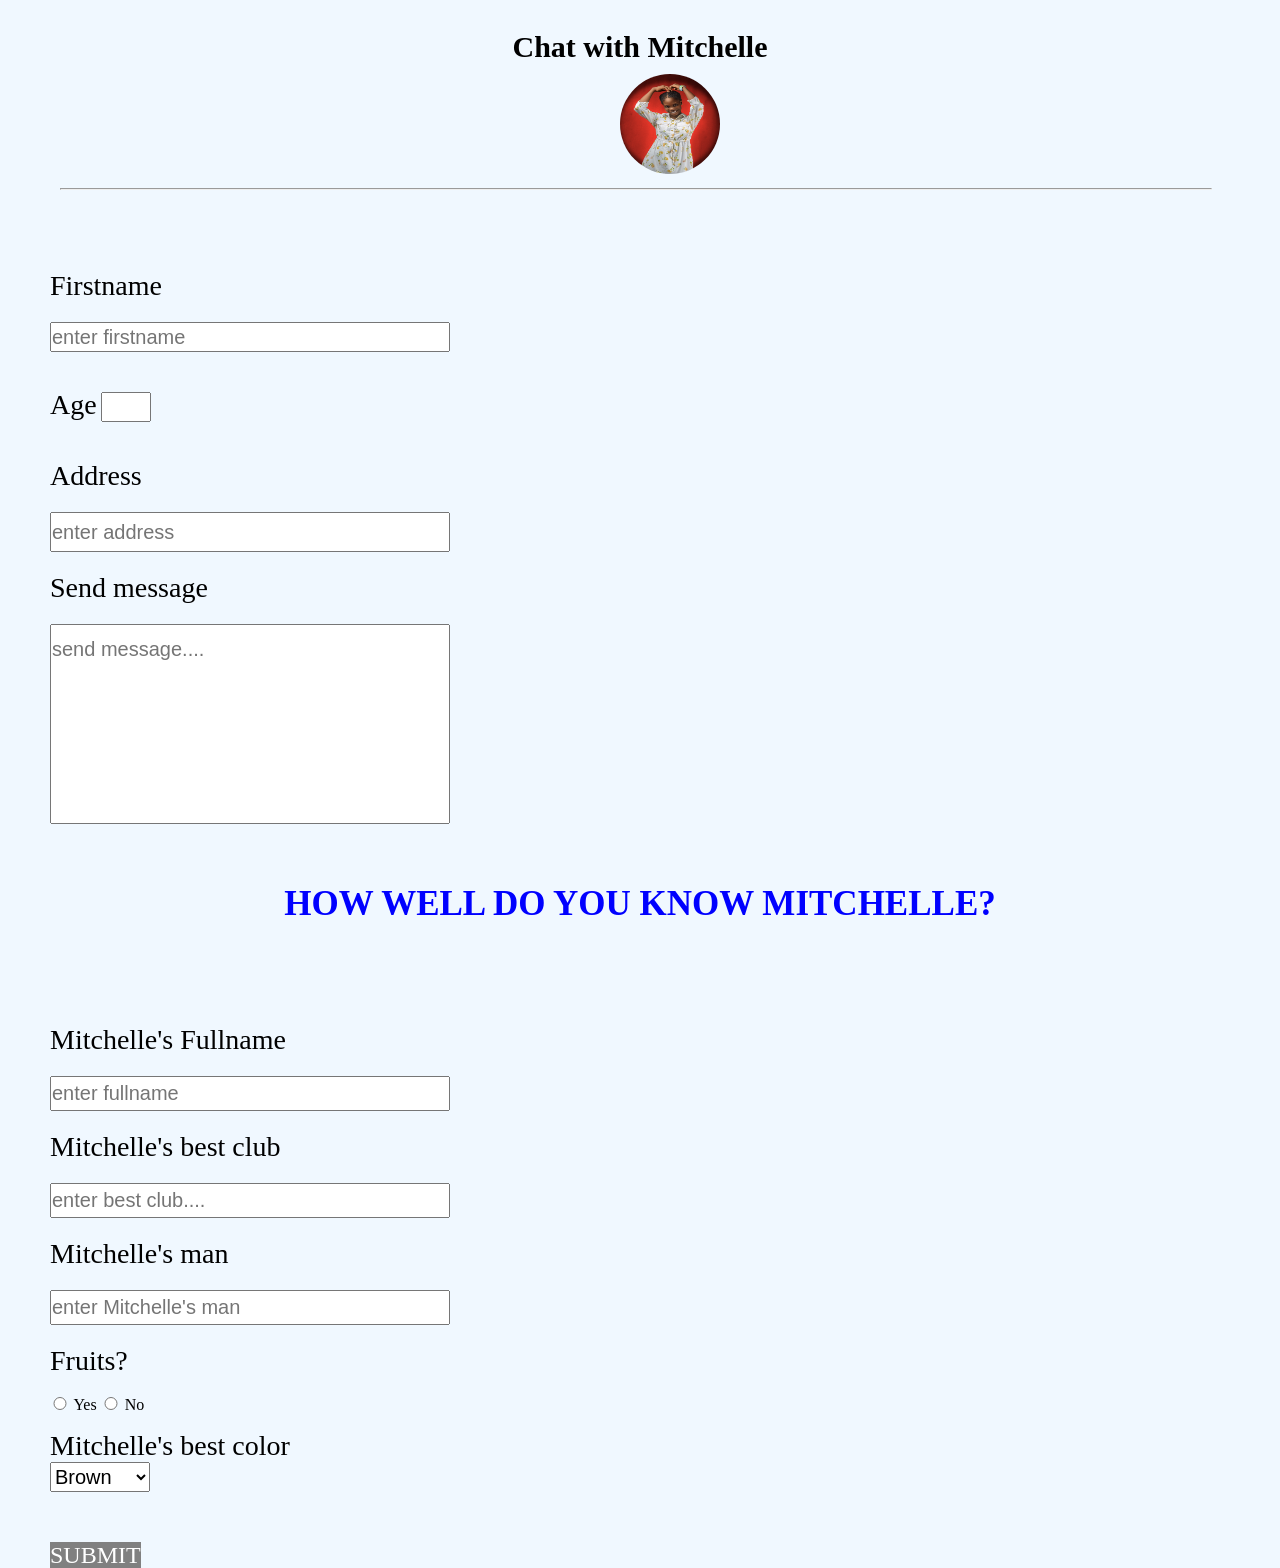
<file: myRashford/ford.html>
<!DOCTYPE html>
<html lang="en">
<head>
    <meta charset="UTF-8">
    <meta name="viewport" content="width=device-width, initial-scale=1.0">
    <title>Chat</title>
    <link rel="stylesheet" href="style.css">
</head>
<body class="bod">
    <h1 class="talk">Chat with Mitchelle</h1>
    <img src="./images/mitch.PNG" alt="" class="mitchie">
    <hr class="rulers">
    <form id="toge">
        <label for="" id="name">Firstname</label>
        <br>
        <input type="text"  placeholder="enter firstname" name="firstname" id="first">
        <br>
        <label for="" id="age">Age</label>
        <input type="number" name="" id="age-1">
        <br>
        <br>
        <label for="" id="add">Address</label>
        <br>
        <input type="text" placeholder="enter address" name="address" id="ress">
        <br>
        <label for="" id="send">Send message</label>
        <br>
        <input type="text" placeholder="send message...." name="send message" id="chat">
    </form>
    <h2 id="well">HOW WELL DO YOU KNOW MITCHELLE?</h2>
    <form id="ther">
        <label for="" id="mitche">Mitchelle's Fullname</label>
        <br>
        <input type="text" placeholder="enter fullname" name="fullname" id="full">
        <br>
        <label for="" id="best">Mitchelle's best club</label>
        <br>
        <input type="text" placeholder="enter best club...." name="Best club" id="club">
        <br>
        <label for="" id="mitch-man">Mitchelle's man</label>
        <br>
        <input type="text" placeholder="enter Mitchelle's man" name="man" id="man">
        <br>
        <label for="" id="fruit">Fruits?</label>
        <br>
        <input type="radio" name="yes" id="call-1"> Yes
        <input type="radio" name="" id="call-2"> No
        <br>
        <label for="" id="color">Mitchelle's best color</label>
        <br>
        <select name="" id="color-1">
            <option value="">Brown</option>
            <option value="">White</option>
            <option value="">Black</option>
            <option value="">Gray</option>
            <option value="">Pink</option>
            <option value="">Red</option>
            <option value="">Green</option>
            <option value="">Gold</option>
            <option value="">Yellow</option>
            <option value="">Blue</option>
            <option value="">Orange</option>
            <option value="">Purple</option>
            <option value="">Wine</option>
            <option value="">Ash</option>
        </select>
    </form>
    <a href="./rash.html" id="sub">SUBMIT</a>
</body>
</html>
</file>
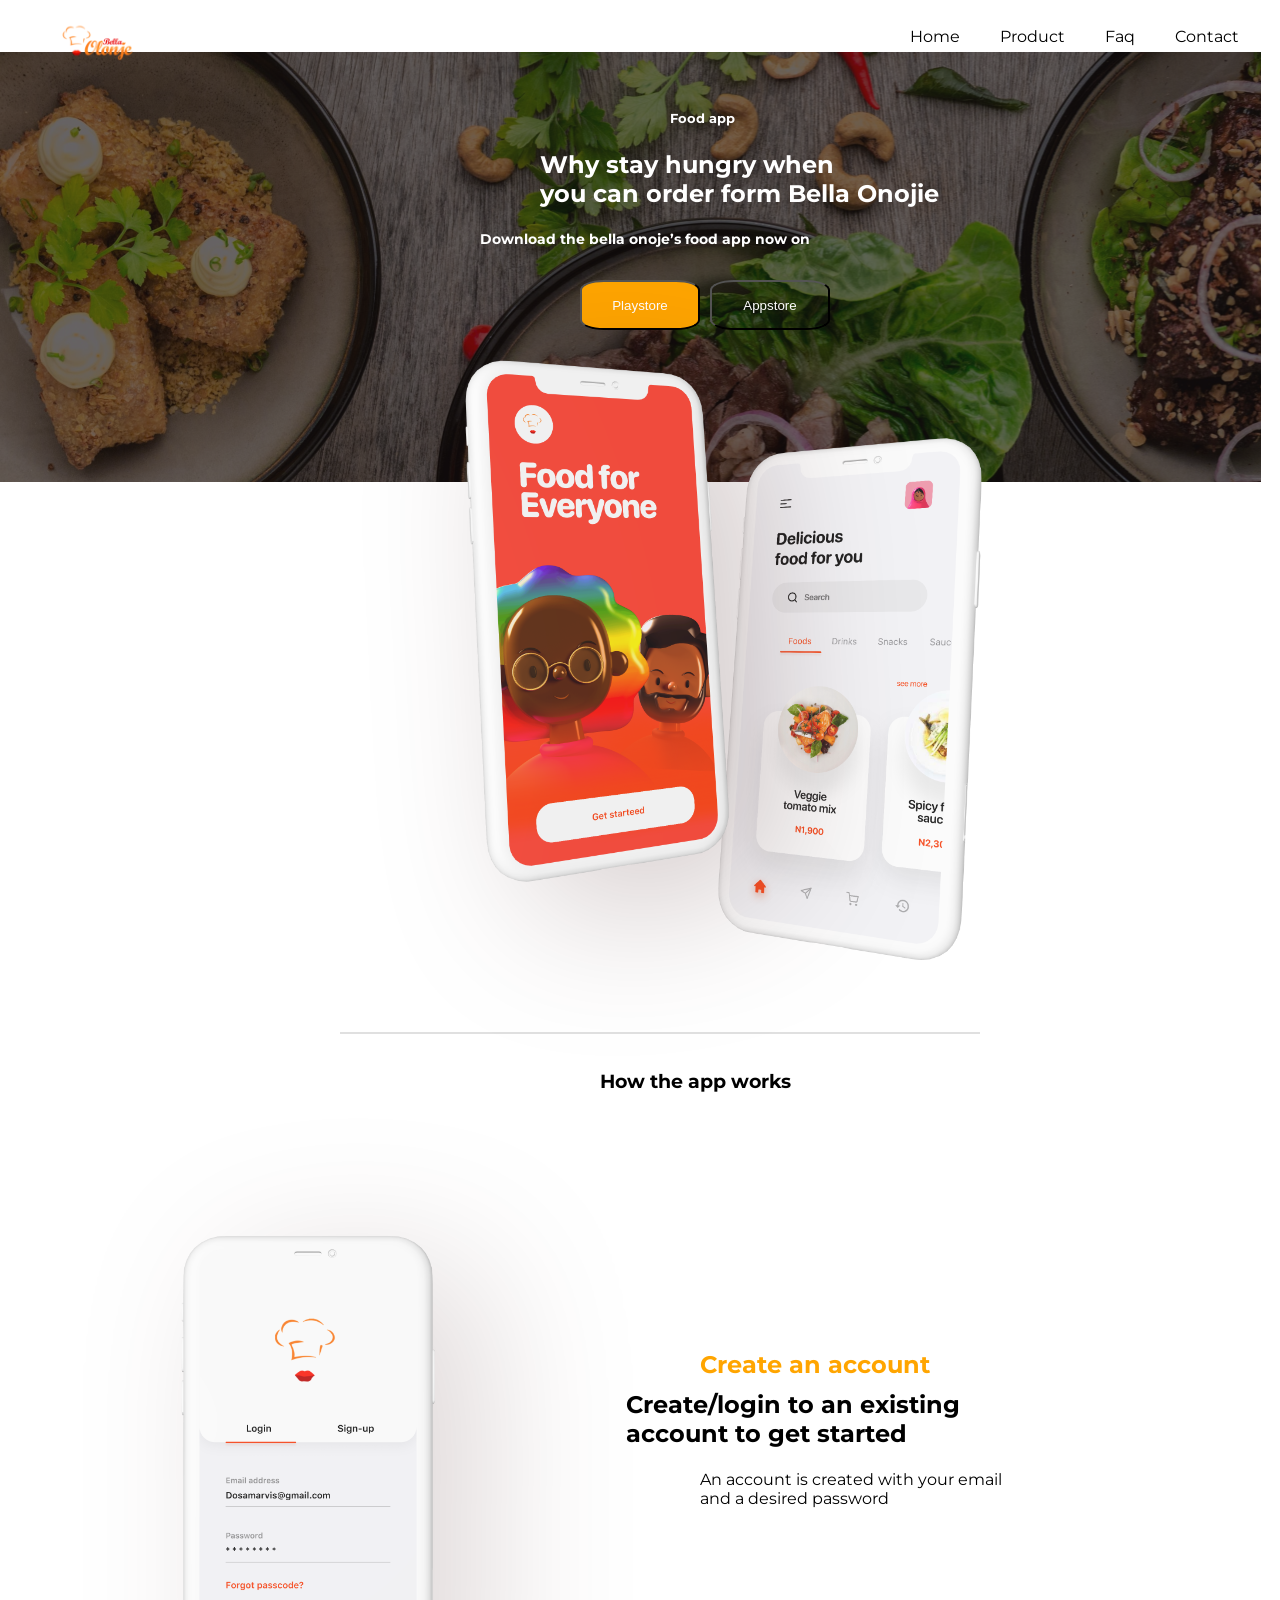
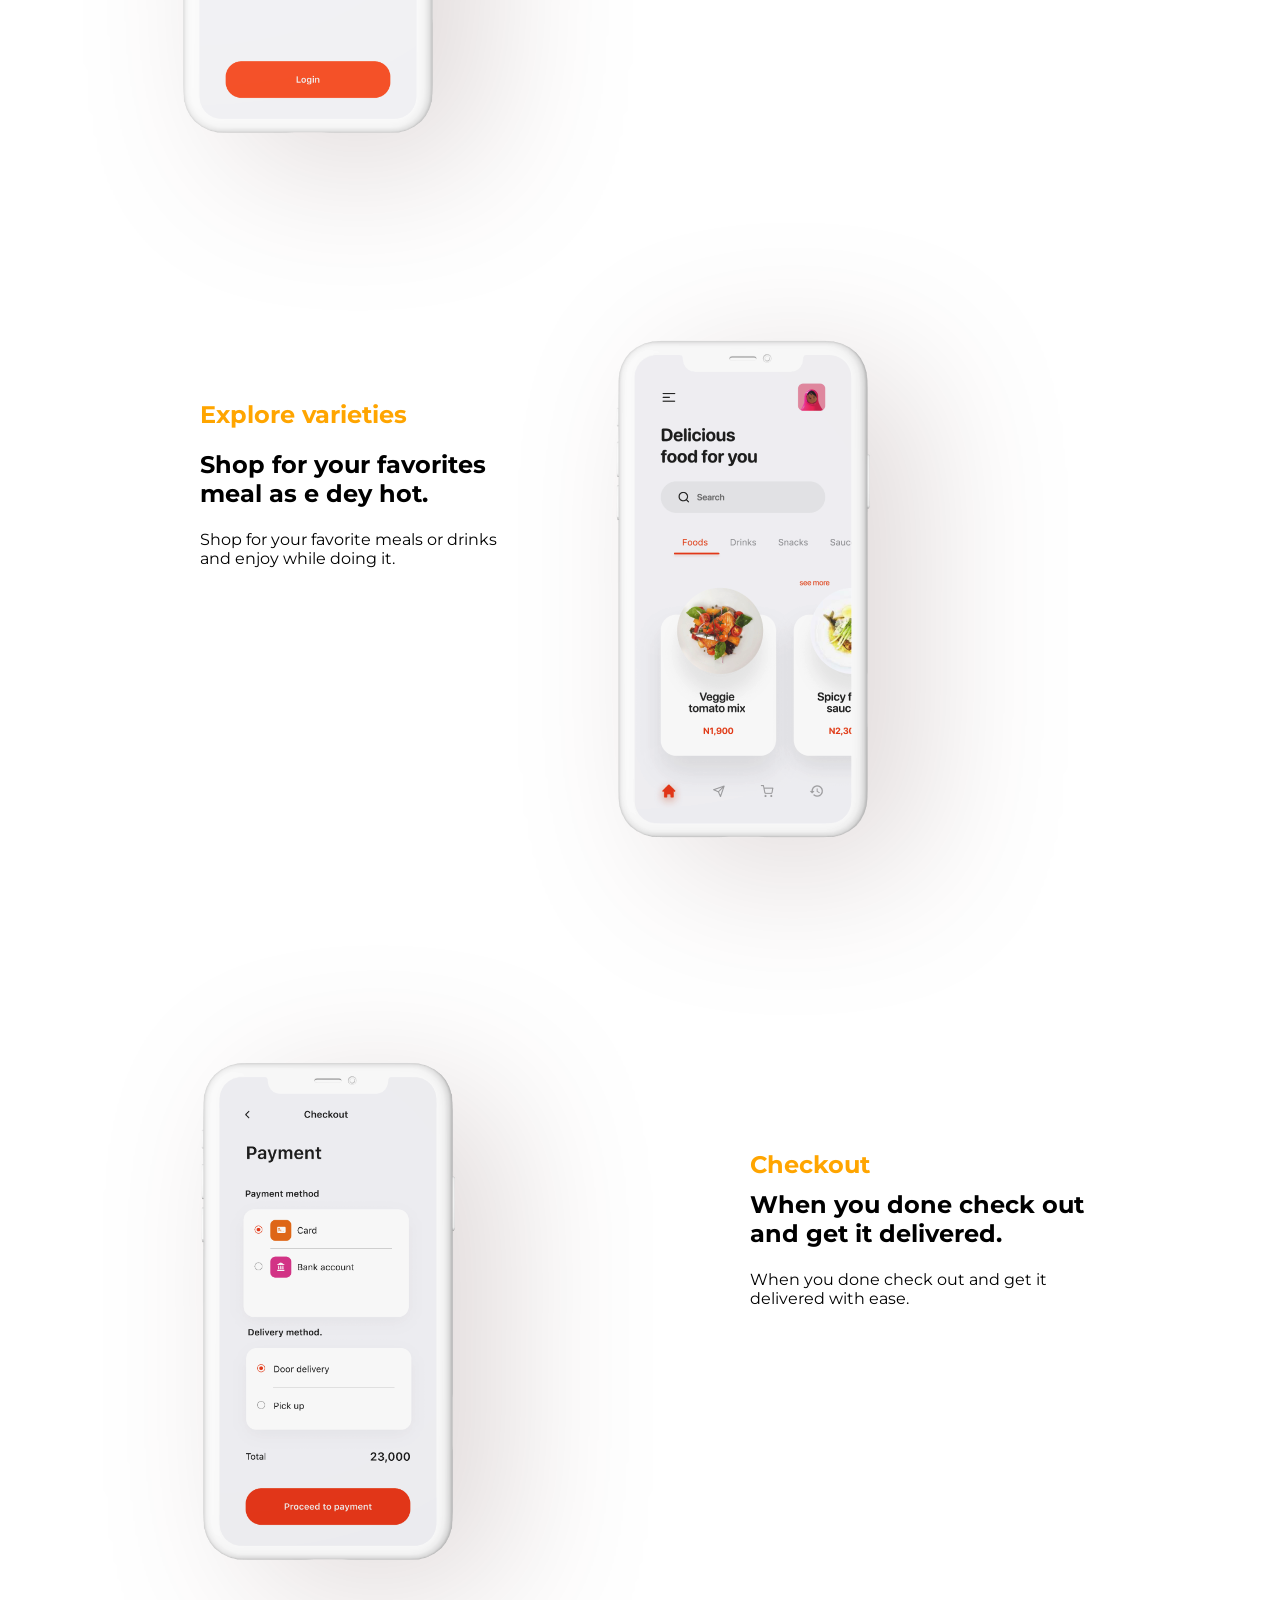
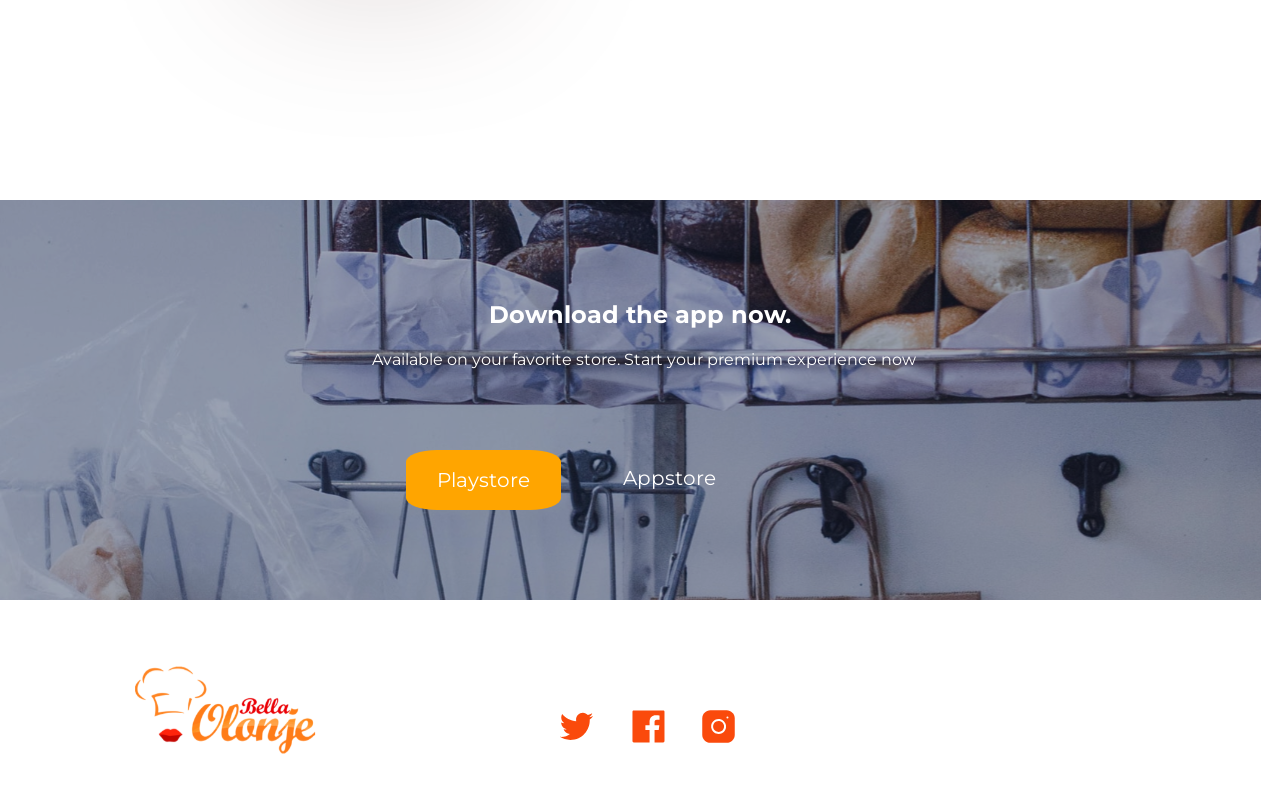
<file: myRashford/works/archi/index1.html>
<!DOCTYPE html>
<html lang="en">
<head>
    <meta charset="UTF-8">
    <meta name="viewport" content="width=device-width, initial-scale=1.0">
    <link rel="stylesheet" href="style1.css">
    <link rel="preconnect" href="https://fonts.googleapis.com">
    <link rel="preconnect" href="https://fonts.gstatic.com" crossorigin>
    <link href="https://fonts.googleapis.com/css2?family=Montserrat:ital,wght@0,100..900;1,100..900&family=Poppins:ital,wght@0,100;0,200;0,300;0,400;0,500;0,600;0,700;0,800;0,900;1,100;1,200;1,300;1,400;1,500;1,600;1,700;1,800;1,900&display=swap" rel="stylesheet">
    <title>Document</title>
</head>
<body>
    <header>
        <nav>
            <img src="./images/logo.svg" alt="" class="logo-1">
            <ul class="seth">
                <li><a href="" class="rollins">Home</a></li>
                <li><a href="" class="rollins">Product</a></li>
                <li><a href="" class="rollins">Faq</a></li>
                <li><a href="" class="rollins">Contact</a></li>
            </ul>
        </nav>
        <div class="hamburgers">
            <span class="lin"></span>
            <span class="lin"></span>
            <span class="lin"></span>
        </div>
    </header>
    <main>
        <section class="food-1">
            <h3 class="best">Food app</h3>
            <h3 class="meal">Why stay hungry when 
                <br class="rip">you can order form Bella Onojie</h3>
            <h4 class="here">Download the bella onoje’s food app now on</h4>
        </section>
        <section>
            <button class="button-1">Playstore</button>
            <button class="button-2">Appstore</button>
        </section>
        <section>
            <div class="group-img"><img src="./images/Group 53.svg" alt=""></div>
        </section>
        <section>
            <hr class="small-line">
            <h3 class="small-word">How the app works</h3>
        </section>
        <section>
            <div class="sign-up">
                <div class="signup-img">
                    <img src="./images/signup.svg" alt="">
                </div>
                <div class="signup-1"><p><b>Create an account</b></p></div>
                <div class="signup-2"><p><b>Create/login to an existing <br>account to get started</b></p></div>
                <div class="signup-3"><p>An account is created with your email <br>and a desired password</p></div>
            </div>
        </section>
        <section>
            <div class="delly-img">
                <div class="delly-a"><p><b>Explore varieties</b></p></div>
                <div class="delly-b"><p><b>Shop for your favorites <br>meal as e dey hot.</b></p></div>
                <div class="delly-c"><p>Shop for your favorite meals or drinks <br>and enjoy while doing it.</p></div>
                <div class="delly-d">
                    <img src="./images/delicious.svg" alt="">
                </div>
            </div>
        </section>
        <section>
            <div class="payments">
                <div class="pays-1">
                    <img src="./images/payment-1.svg" alt="">
                </div>
                <div class="pays-2"><p><b>Checkout</b></p></div>
                <div class="pays-3"><p><b>When you done check out <br>and get it delivered.</b></p></div>
                <div class="pays-4"><p>When you done check out and get it <br>delivered with ease.</p></div>
            </div>
        </section>
        <section>
            <div class="bag">
                <div class="avail">
                    <h3 class="rap">Download the app now.</h3>
                     <p class="able">Available on your favorite store. Start your premium experience now</p>
                </div>
                <div class="square">
                    <p class="orange">Playstore</p>
                    <p class="white">Appstore</p>
                </div>
            </div>
        </section>
    </main>
    <footer>
        <div class="end">
            <div><img src="./images/logo.svg" alt="" class="logo-2"></div>
            <div class="X-1"><img src="./images/twitter.svg" alt=""></div>
            <div class="Fb"><img src="./images/facebook.svg" alt=""></div>
            <div class="iG"><img src="./images/instagram.svg" alt=""></div>
            <div></div>
        </div>
    </footer>
</body>
</html>
</file>
<file: myRashford/style.css>
*{
  margin: 0;
  padding: 0;
  box-sizing: border-box;
}

.log{
    width: 100px;
    height: 100px;
    padding-top: 20px;
    padding-left: 20px;
    padding-bottom: 20px;
}

.navlink{
    display: grid;
    grid-template-columns: repeat(2, 1fr);
    column-gap: 50px;
    padding-top: 0px;
    border: 1px solid black;
    background-color: brown;
    position: fixed;
    top: 0;
    background-color: rgba(165, 42, 42, 0.575);
    height: 90px;
    width: 100vw;
}

.navlinks{
    display: flex;
    justify-content: space-evenly;
    align-items: center;
    list-style: none;
    padding-right: 10px;
}

.links{
    text-decoration: none;
    color: white;
}

.links:hover{
    color: yellow;
    font-size: 20px;
}

.img-1{
    width: 350px;
    height: 350px;
    position: relative;
    bottom: 60px;
    left: 80px;
    border-radius: 50%;
}

.pgraph-2{
    position: relative;
    top: 130px;
    right: 225px;
    font-size: 22px;
}

.pgraph-1{
    position: relative;
    top: 20px;
    left: 300px;
    font-size: 22px;
    
}

.heading{
    padding-top: 160px;
    padding-left: 690px;
    background-color: aliceblue;
    font-size: 45px;
}

.divise{
    display: flex;
    background-color: aliceblue;
}

.tag{
    width: 250px;
    height: 50px;
    text-decoration: none;
    position: relative;
    bottom: 90px;
    left: 770px;
    background-color: brown;
    color: white;
    font-size: 17px;
    border-radius: 0px;
}

.tag:hover{
    background-color: gray;
    color: yellow;
    font-size: 24px;
}

.awesome{
    position: relative;
    bottom: 70px;
    left: 770px;
    width: 50px;
}

.git{
    position: relative;
    left: 60px;
    bottom: 18px;
}

.twittter{
    position: relative;
    right: 20px;
}

.instagram{
    position: relative;
    left: 10px;
}
.empty-1{
    background-color: rgba(165, 42, 42, 0.658);
    width: 300px;
    height: 250px;
    margin-left: 50px;
    padding-top: 100px;
    margin-top: 80px;
}

.rainbow{
    width: 260px;
    height: 210px;
    position: relative;
    top: 100px;
    right: 280px;
}

.heading-1{
    font-size: 24px;
    padding-top: 180px;
}

.pgraph-3{
    font-size: 20px;
    padding-top: 30px;
}

.div-1{
    display: flex;
}

.empty-2{
    background-color: rgba(165, 42, 42, 0.658);
    width: 400px;
    height: 250px;
    margin-left: 50px;
    padding-top: 100px;
    margin-top: 150px;
}

.fly-1{
    width: 260px;
    height: 210px;
    position: relative;
    top: 170px;
    right: 275px;
}

.div-2{
    display: flex;
}

.heading-2{
    position: relative;
    top: 200px;
    left: 135px;
    height: 20px;
    width: 250px;
    font-size: 24px;
}

.pgraph-4{
    position: relative;
    top: 260px;
    right: 50px;
    font-size: 20px;
}

.empty-3{
    background-color: rgba(165, 42, 42, 0.658);
    width: 300px;
    height: 250px;
    margin-left: 50px;
    margin-top: 150px;
}

.abj{
    width: 270px;
    height: 220px;
    position: relative;
    top: 165px;
    right: 285px;
}

.div-3{
    display: flex;
}

.heading-3{
    position: relative;
    top: 240px;
    font-size: 24px;
}

.pgraph-5{
    position: relative;
    top: 280px;
    font-size: 20px;
}

.empty-4{
    background-color: rgba(165, 42, 42, 0.658);
    width: 370px;
    height: 250px;
    margin-left: 480px;
    padding-top: 100px;
    margin-top: 150px;
}

.div-4{
    display: flex;
}

.heading-4{
    position: relative;
    top: 250px;
    left: 150px;
    font-size: 24px;
}

.pgraph-6{
    position: relative;
    top: 280px;
    left: 150px;
    font-size: 20px;
}

.vid-1{
    width: 290px;
    height: 230px;
    position: relative;
    top: 160px;
    right: 290px;
}

.empty-5{
    background-color: rgba(165, 42, 42, 0.658);
    width: 370px;
    height: 250px;
    margin-left: 50px;
    margin-top: 150px;
}

.vidi{
    width: 290px;
    height: 230px;
    position: relative;
    top: 165px;
    right: 310px;
}

.div-5{
    display: flex;
}

.heading-5{
    position: relative;
    top: 250px;
    font-size: 24px;
}

.pgraph-7{
    position: relative;
    top: 270px;
    font-size: 20px;
}

.heading-6{
    padding-top: 90px;
    padding-left: 50px;
    padding-bottom: 30px;
    font-size: 36px;
}

/* .list-1{
    list-style: none;
    text-decoration: none;
    padding-left: 50px;
}

.list-link{
    text-decoration: none;
    color: black;
}

.list-link:hover{
    color: brown;
} */

.pgraph-8{
    padding-bottom: 30px;
    padding-left: 20px;
    font-size: 24px;
}

.heading-7{
    font-size: 28px;
    padding-left: 80px;
    padding-top: 30px;
}

.vert-1{
    border-left: 3px solid black;
    height: 100px;
    width: 30px;
    position: relative;
    left: 150px;
    bottom: 50px;
}

.pgraph-9{
    width: 500px;
    position: relative;
    left: 200px;
    bottom: 135px;
    font-size: 20px;
}

.heading-8{
    font-size: 28px;
    padding-left: 80px;
}

.pgraph-10{
    width: 500px;
    position: relative;
    left: 200px;
    bottom: 130px;
    font-size: 20px;
}

.heading-9{
    font-size: 28px;
    padding-left: 80px;
}

.pgraph-11{
    width: 500px;
    position: relative;
    left: 200px;
    bottom: 135px;
    font-size: 20px;
}

.heading-10{
    font-size: 28px;
    padding-left: 80px;
}

.pgraph-12{
    width: 500px;
    position: relative;
    left: 200px;
    bottom: 135px;
    font-size: 20px;
}

.heading-11{
    font-size: 28px;
    padding-left: 80px;
}

.pgraph-13{
    width: 500px;
    position: relative;
    left: 200px;
    bottom: 135px;
    font-size: 20px;
}

.vert-2{
    border-left: 3px solid black;
    height: 100px;
    width: 10px;
    position: relative;
    left: 870px;
}

.heading-12{
    width: 20px;
    font-size: 28px;
    position: relative;
    top: 60px;
    left: 800px;
}

.pgraph-14{
    width: 400px;
    position: relative;
    left: 900px;
    bottom: 85px;
    font-size: 20px;
}

.heading-13{
    width: 20px;
    font-size: 28px;
    position: relative;
    top: 60px;
    left: 800px;
}

.pgraph-15{
    width: 400px;
    position: relative;
    left: 900px;
    bottom: 85px;
    font-size: 20px;
}

.heading-14{
    width: 20px;
    font-size: 28px;
    position: relative;
    top: 60px;
    left: 800px;
}

.pgraph-16{
    width: 400px;
    position: relative;
    left: 900px;
    bottom: 85px;
    font-size: 20px;
}

.heading-15{
    width: 20px;
    font-size: 28px;
    position: relative;
    top: 60px;
    left: 800px;
}

.pgraph-17{
    width: 400px;
    position: relative;
    left: 900px;
    bottom: 85px;
    font-size: 20px;
}

.heading-16{
    width: 20px;
    font-size: 28px;
    position: relative;
    top: 60px;
    left: 800px;
}

.pgraph-18{
    width: 400px;
    position: relative;
    left: 900px;
    bottom: 85px;
    font-size: 20px;
}

.pgraph-19{
    width: 500px;
    position: relative;
    left: 200px;
    bottom: 135px;
    font-size: 20px;
}

.heading-17{
    width: 20px;
    font-size: 28px;
    position: relative;
    top: 20px;
    left: 70px;
}

.pgraph-20{
    width: 500px;
    position: relative;
    left: 200px;
    bottom: 135px;
    font-size: 20px;
}

.heading-18{
    width: 20px;
    font-size: 28px;
    position: relative;
    top: 20px;
    left: 70px;
}

.pgraph-21{
    width: 500px;
    position: relative;
    left: 200px;
    bottom: 135px;
    font-size: 20px;
}

.heading-19{
    width: 20px;
    font-size: 28px;
    position: relative;
    top: 20px;
    left: 70px;
}

.pgraph-22{
    width: 500px;
    position: relative;
    left: 200px;
    bottom: 135px;
    font-size: 20px;
}

.heading-20{
    width: 20px;
    font-size: 28px;
    position: relative;
    top: 20px;
    left: 70px;
}

.pgraph-23{
    width: 500px;
    position: relative;
    left: 200px;
    bottom: 135px;
    font-size: 20px;
}

.heading-21{
    width: 20px;
    font-size: 28px;
    position: relative;
    top: 20px;
    left: 70px;
}

.pgraph-24{
    width: 400px;
    position: relative;
    left: 900px;
    bottom: 85px;
    font-size: 20px;
}

.heading-22{
    width: 20px;
    font-size: 28px;
    position: relative;
    top: 60px;
    left: 800px;
}

.pgraph-25{
    width: 400px;
    position: relative;
    left: 900px;
    bottom: 85px;
    font-size: 20px;
}

.heading-23{
    width: 20px;
    font-size: 28px;
    position: relative;
    top: 60px;
    left: 800px;
}

.pgraph-26{
    width: 400px;
    position: relative;
    left: 900px;
    bottom: 85px;
    font-size: 20px;
}

.heading-24{
    width: 20px;
    font-size: 28px;
    position: relative;
    top: 60px;
    left: 800px;
}

.post{
    display: flex;
}

.pack{
    padding-left: 60px;
}

.age{
    padding-right: 0px;
}

.sections{
    height: 396px;
    background-color: rgba(165, 42, 42, 0.658);
    padding: 25px 80px;
}

.post-section .post-cards > div{
    background-color: white;
    padding: 20px 50px 20px 20px;
}

.sections .post > div{
    background-color: white;
    padding: 20px 50px 40px 40px;
    height: 340px;
}

.rule{
    border-left: 3px solid black;
    height: 300px;
    position: absolute;
    left: 650px;
}

.ser{
    font-size: 28px;
    padding-top: 60px;
}

.packs{
    padding-top: 30px;
    font-size: 20px;
}

.contact{
    width: 150px;
    height: 30px;
    font-size: 16px;
    background-color: rgba(165, 42, 42, 0.658);
    color: white;
    position: relative;
    left: 140px;
    bottom: 70px;
    border-radius: 5px;
    cursor: pointer;
}

.contact:hover{
    color: yellow;
    font-size: 20px;
}

.me{
    width: 150px;
    height: 30px;
    font-size: 16px;
    background-color: rgba(165, 42, 42, 0.658);
    color: white;
    position: relative;
    left: 630px;
    bottom: 70px;
    border-radius: 5px;
    cursor: pointer;
}

.me:hover{
    color: yellow;
    font-size: 20px;
}

.kind{
    width: 950px;
    text-align: center;
    position: relative;
    top: 100px;
    left: 230px;
    font-size: 20px;
}

.client{
    width: 700px;
    font-size: 25px;
    position: relative;
    top: 50px;
    left: 350px;
}

.feed{
    background-color: rgba(128, 128, 128, 0.212);
    height: 250px;
}


.park{
    width: 200px;
    height: 200px;
    position: relative;
    bottom: 200px;
    right: 50px;
    /* border: 1px solid red; */
    box-shadow: 0 0 10px rgba(128, 0, 0, 0.658);
    
}

.treee{
    width: 200px;
    height: 200px;
    position: relative;
    bottom: 140px;
    right: 20px;
    /* border: 1px solid black; */
    box-shadow: 0 0 10px rgba(0, 0, 0, 0.658);
}

.bridge{
    width: 200px;
    height: 200px;
    position: relative;
    bottom: 90px;
    left: 10px;
    /* border: 1px solid gray; */
    box-shadow: 0 0 10px rgba(128, 128, 128, 0.658);
}

.star{
    width: 200px;
    height: 200px;
    position: relative;
    bottom: 140px;
    left: 40px;
    /* border: 1px solid lightblue; */
    box-shadow: 0 0 10px rgba(173, 216, 230, 0.658);
}

.work{
    width: 200px;
    height: 200px;
    position: relative;
    bottom: 200px;
    left: 70px;
    /* border: 1px solid white; */
    box-shadow: 0 0 10px rgba(255, 255, 255, 0.658);
}

.imgs{
    padding-top: 200px;
    padding-left: 150px;
}

.follow{
    text-align: center;
    padding-top: 50px;
    font-size: 28px;
    color: white;
    text-shadow: 0 0 20px rgba(255, 255, 255, 0.658);
}

.fellas{
    background-color: rgba(165, 42, 42, 0.658);
    height: 250px;
}

.mitchie{
    width: 100px;
    height: 100px;
    border-radius: 50%;
    position: relative;
    top: 10px;
    left: 620px;
}

.rulers{
    width: 90vw;
    position: relative;
    top: 20px;
    left: 60px;
}

.talk{
    text-align: center;
    font-size: 30px;
    padding-top: 30px;
}

.talk:hover{
    color: blue;
    font-size: 38px;
}

.awesome-1{
    position: relative;
    top: 200px;
    left: 700px;
    width: 300px;
    color: black;
}

.git-1{
    position: relative;
    left: 20px;
    /* color: black; */
}

#toge{
    padding-top: 100px;
    padding-left: 50px;
}

#first{
    font-size: 20px;
    width: 400px;
    height: 30px;
}

#name{
    font-size: 28px;
}

input{
    margin-top: 20px;
    margin-bottom: 20px;
}

#age{
    font-size: 28px;
    /* margin-top: 30px; */
}

#age-1{
    font-size: 20px;
    width: 50px;
    height: 30px;
    font-weight: 200;
}

#add{
    font-size: 28px;
}

#ress{
    font-size: 20px;
    width: 400px;
    height: 40px;
}

#send{
    font-size: 28px;
}

#chat{
    font-size: 20px;
    width: 400px;
    height: 200px;
    padding-bottom: 150px;
}

#well{
    text-align: center;
    padding-top: 40px;
    font-size: 35px;
    color: blue;
}

.bod{
    background-color: aliceblue;
}

#ther{
    padding-top: 100px;
    padding-left: 50px;
}

#mitche{
    font-size: 28px;
}

#full{
    font-size: 20px;
    width: 400px;
    height: 35px;
}

#best{
    font-size: 28px;
}

#club{
    font-size: 20px;
    width: 400px;
    height: 35px;
}

#mitch-man{
    font-size: 28px;
}

#man{
    font-size: 20px;
    width: 400px;
    height: 35px;
}

#fruit{
    font-size: 28px;
}

#call-1{
    font-size: 20px;
    width: 20px;
    /* padding-right: 30px; */
}

#call-2{
    width: 20px;
    padding-left: 30px;
}

#color{
    font-size: 28px;
}

#color-1{
    font-size: 20px;
    width: 100px;
    height: 30px;
    font-weight: 200;
}

#sub{
    width: 200px;
    height: 30px;
    text-decoration: none;
    background-color: gray;
    color: white;
    font-size: 24px;
    position: relative;
    top: 50px;
    left: 50px;
    cursor: pointer;
}

#sub:hover{
    color: blue;
    background-color: transparent;
}

.img-box{
    width: 450px;
    height: 250px;
    position: relative;
    left: 50px;
}

.feature-content h6{
    font-size: 30px;
}

.feature-box{
    display: grid;
    grid-template-columns: 1fr 2fr;
    grid-template-rows: 250px;
    gap: 40px;
    margin-top: 40px;
    border-bottom: 1px solid gray;
    padding-bottom: 20px;
}

.feature-content{
    padding-left: 50px;
    padding-top: 30px;
}

.porti{
    position: relative;
    right: 480px;
}

.ill{
    position: relative;
    top: 10px;
    width: 400px;
}

.content-p-1{
    font-size: 20px;
    padding-top: 30px;
    color: gray;
}

.span-1{
    padding: 2px 7px;
    background-color: navy;
    color: white;
    border-radius: 20px;
    font-size: 14px;
    font-weight: 700;
}

.content-p-2{
    font-size: 20px;
    padding-top: 30px;
    color: gray;
}

.content-p-3{
    font-size: 20px;
    position: relative;
    top: 30px;
    right: 480px;
    color: gray;
}

.ill{
    position: relative;
    top: 40px;
}

.content-p-4{
    font-size: 20px;
    position: relative;
    top: 70px;
    left: 0px;
    color: gray;
}

.view-all{
    position: relative;
    top: 30px;
    text-decoration: none;
    font-size: 17px;
    background-color: antiquewhite;
    width: 80px;
    border-radius: 10px;
}

.view-all-1{
    position: relative;
    top: 60px;
    right: 480px;
    text-decoration: none;
    font-size: 17px;
    background-color: antiquewhite;
    width: 80px;
    border-radius: 10px;
}

.view-all-2{
    position: relative;
    top: 100px;
    text-decoration: none;
    font-size: 17px;
    background-color: antiquewhite;
    width: 80px;
    border-radius: 10px;
}
</file>
<file: myRashford/works/archi/style1.css>
@import url('https://fonts.googleapis.com/css2?family=Montserrat:ital,wght@0,100..900;1,100..900&family=Poppins:ital,wght@0,100;0,200;0,300;0,400;0,500;0,600;0,700;0,800;0,900;1,100;1,200;1,300;1,400;1,500;1,600;1,700;1,800;1,900&display=swap');

*{
    padding: 0;
    margin: 0;
    box-sizing: border-box;
    text-decoration: none;
}

body{
    padding: 0px;
    margin: 0px;
    font-family: "Montserrat";
}
nav{
    display: flex;
    justify-content: space-between;
    align-items: center;
    border: 1px solid white;
    height: 40px;
    text-decoration: none;
    padding-top: 50px;
}

.hamburgers{
    display: none;
}

.hamburgers .lin{
    height: 2px;
    width: 15px;
    display: block;
    background-color: black;
    /* border: 1px solid blue; */
    margin: 2px 250px;
}


.rollins{
    margin-right: 40px;
    color: black;
    text-decoration: none;
}

.seth{
    display: flex;
    list-style: none;
    text-decoration: none;
    padding-bottom: 30px;
}

.seth:hover{
    background-color: transparent;
    color: orange;
}
.logo-1{
    width: 199px;
    height: 59px;
    padding-bottom: 20px;
}

.food-1{
    background-image: url(./images/background1.svg);
    height: 430px;
    width: 98.5vw;
    display: flex;
    justify-content: center;
    color: white;
    padding-bottom: 40px;
}

.best{
    font-size: 13px;
    position: absolute;
    top: 110px;
    left: 670px;
    color: white;
    align-items: center;
    display: flex;
    justify-content: center;
}

.meal{
    font-size: 24px;
    color: white;
    display: flex;
    justify-content: center;
    align-items: center;
    position: absolute;
    top: 150px;
    left: 540px;
}


.here{
    font-size: 14px;
    color: white;
    display: flex;
    justify-content: center;
    align-items: center;
    position: absolute;
    top: 230px;
    right: 470px;
}

button{
    height: 50px;
    width: 120px;
    color: white;
}

.button-1{
    background-color: orange;
    margin: 30px;
    border-radius: 20%;
    position: absolute;
    top: 250px;
    left: 550px;
}

.button-2{
    background-color: transparent;
    margin: 30px;
    border-radius: 20%;
    position: absolute;
    top: 250px;
    left: 680px;
}

.group-img{
    width: 548px;
    height: 640px;
    display: block;
    justify-content: center;
    position: absolute;
    top: 200px;
    left: 345px;
}

.small-line{
    background-color: rgba(128, 128, 128, 0.247);
    display: block;
    margin-top: 0, 5em;
    margin-left: auto;
    margin-right: auto;
    border-style: none;
    height: 2px;
    width: 50%;
    position: relative;
    top: 550px;
    left: 20px;
}

.small-word{
    position: absolute;
    top: 1070px;
    left: 600px;
}

.sign-up{
    display: flex;
    justify-content: center;
}

.signup-img{
    position: absolute;
    left: 60px;
    top: 1100px;
}

.signup-1{
    position: absolute;
    top: 1350px;
    left: 700px;
    color: orange;
    font-size: 24px;
}

.signup-2{
    position: absolute;
    top: 1390px;
    right: 320px;
    font-size: 24px;
}

.signup-3{
    position: absolute;
    top: 1470px;
    left: 700px;
}

.delly-img{
    display: flex;
    justify-content: center;
}

.delly-a{
    position: absolute;
    top: 2000px;
    left: 200px;
    color: orange;
    font-size: 24px;
}

.delly-b{
    position: absolute;
    top: 2050px;
    left: 200px;
    font-size: 24px;
}

.delly-c{
    position: absolute;
    top: 2130px;
    left: 200px;
}

.delly-d{
    position: absolute;
    top: 1800px;
    right: 200px;
}

.payments{
    display: flex;
    justify-content: center;
}

.pays-1{
    position: absolute;
    top: 2530px;
    left: 80px;
}

.pays-2{
    position: absolute;
    top: 2750px;
    left: 750px;
    color: orange;
    font-size: 24px;
}

.pays-3{
    position: absolute;
    top: 2790px;
    left: 750px;
    font-size: 24px;
}

.pays-4{
    position: absolute;
    top: 2870px;
    left: 750px;
}

.bag{
    background-image: url(./images/low.svg);
    height: 430px;
    width: 98.5vw;
    display: flex;
    justify-content: center;
    position: absolute;
    top: 3400px;
}

.rap{
    display: flex;
    justify-content: center;
    position: absolute;
    top: 100px;
    right: 470px;
    color: white;
    font-size: 24px;
}
.able{
    display: flex;
    justify-content: center;
    position: absolute;
    top: 150px;
    right: 345px;
    color: white;  
}

.orange{
    background-color: orange;
    border-radius: 20%;
    padding: 18px 31px 18px 31px;
    color: white;
    font-size: 20px;
    position: absolute;
    top: 250px;
    right: 700px;
}

.white{
    border: 1px;
    border-color: white;
    border-radius: 20px;
    color: white;
    font-size: 20px;
    padding: 16px 45px 16px 45px;
    position: absolute;
    top: 250px;
    right: 500px;
}

.end{
    width: 1500px;
    height: 200px;
    background-color: white;
    padding: 25px 80px;
    display:flex;
    position: absolute;
    top: 3800px;
    right: 0px;
}

.logo-2{
    padding-left: 250px;
    padding-top: 30px;
}

.X-1{
    padding-top: 80px;
    padding-left: 200px;
}

.Fb{
    padding-top: 80px;
    padding-left: 30px;
}

.iG{
    padding-top: 82px;
    padding-left: 30px;
}

/* Small devices(mobile phones) */
@media only screen and (max-width: 600px){
    .hamburgers{
        display: block;
        margin-top: -10px;
        padding-left: 60px;
    }
    .seth{
        display: none;
    }
    .food-1{
        background-image: none;
        flex-direction: column;
    }
    .best{
        display: flex;
        text-align: center;
        color: black;
        position: relative;
        bottom: 500px;
        right: 400px;
        font-size: 10px;
    }
}
</file>
